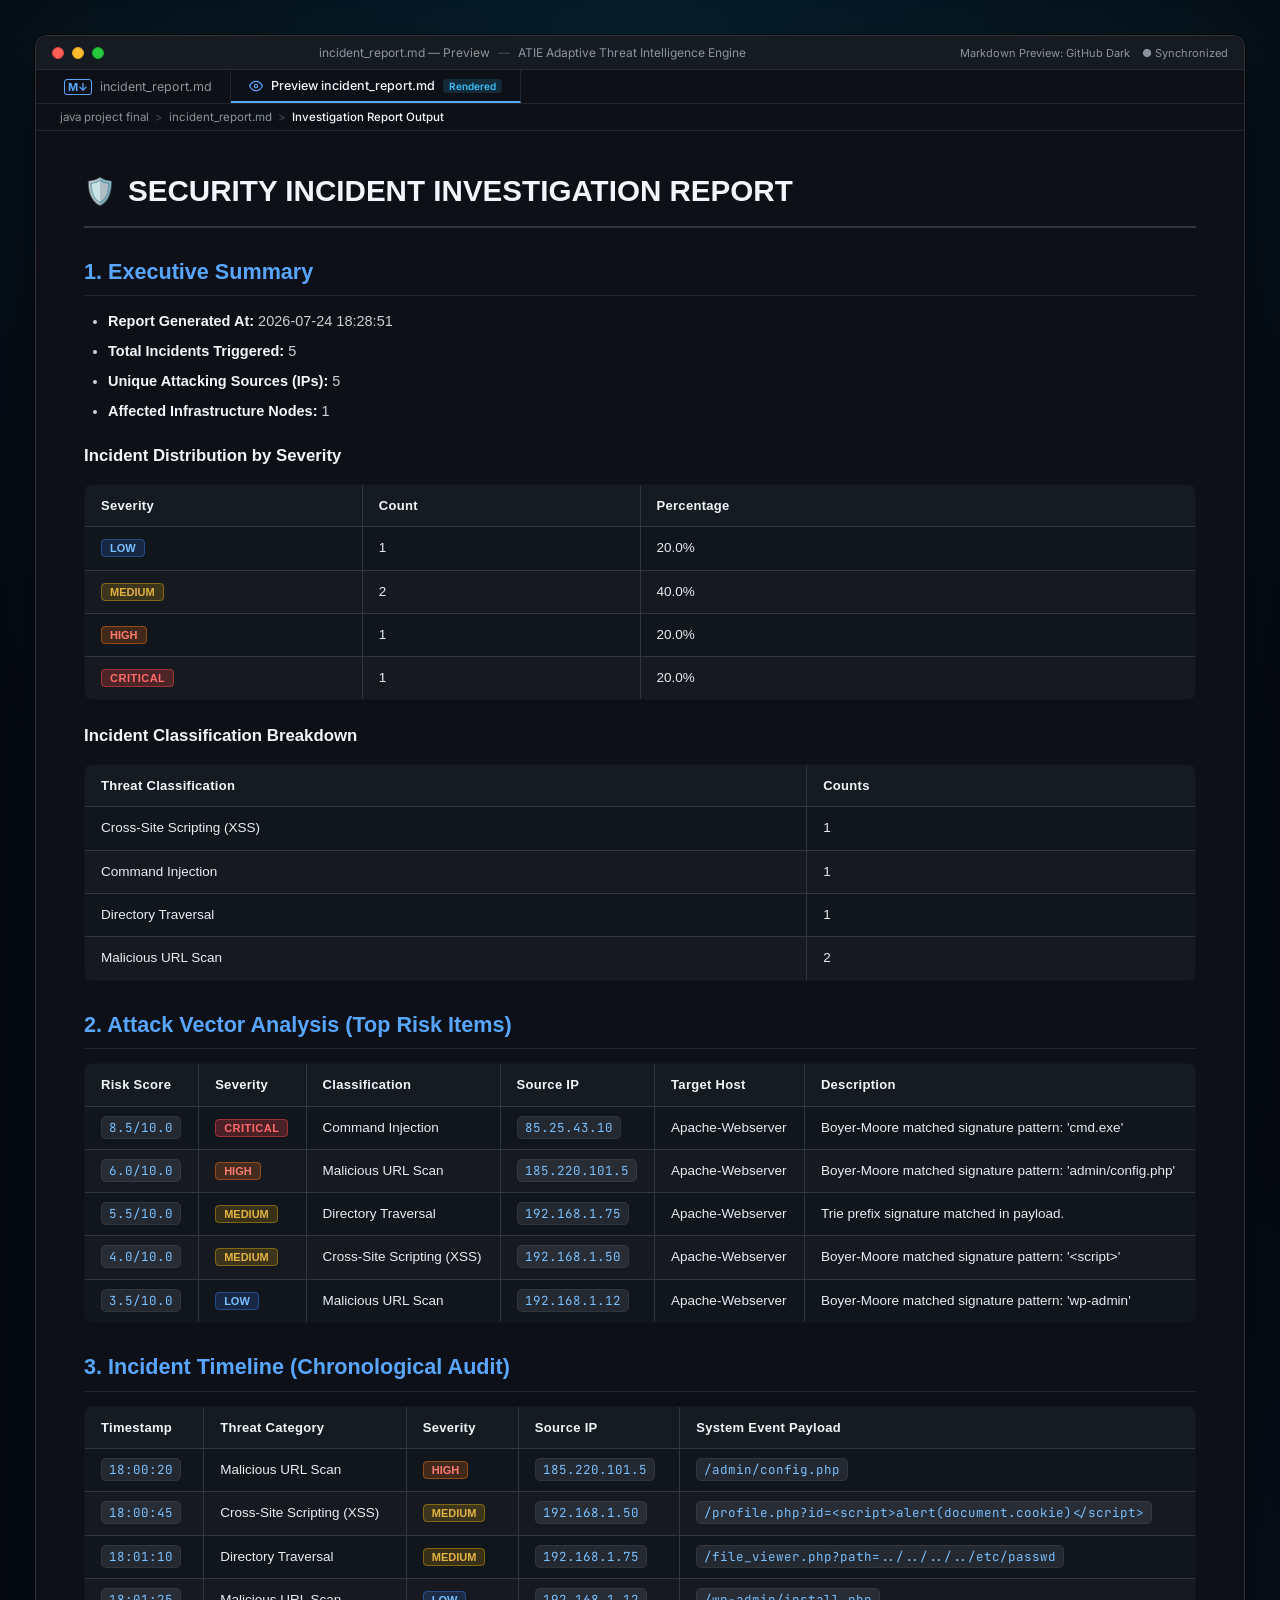
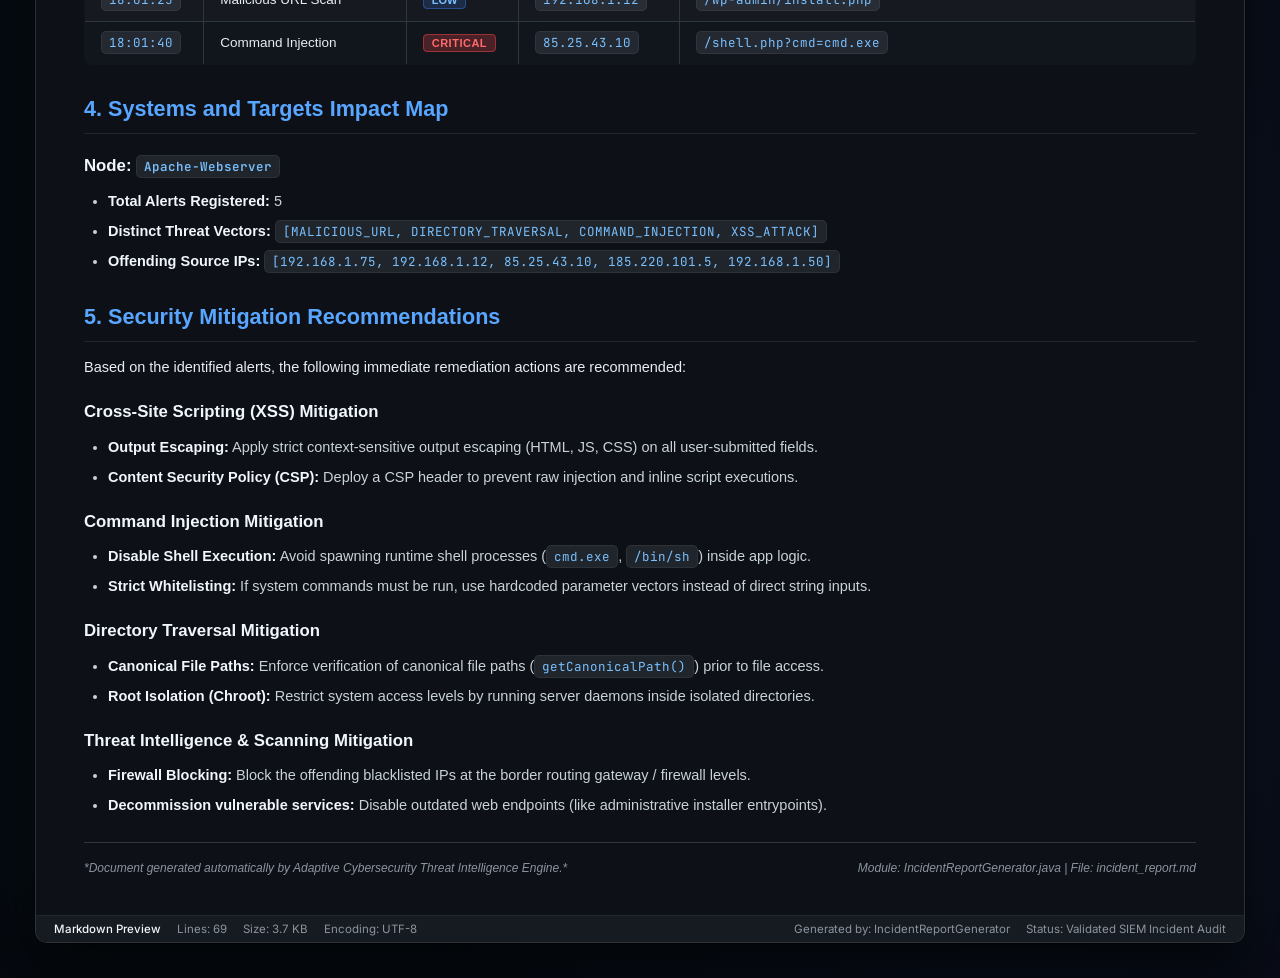
<file: markdown_report_view.html>
<!DOCTYPE html>
<html lang="en">
<head>
<meta charset="UTF-8">
<meta name="viewport" content="width=device-width, initial-scale=1.0">
<title>Figure 5.3: Generated Markdown Security Investigation Report</title>
<link rel="preconnect" href="https://fonts.googleapis.com">
<link rel="preconnect" href="https://fonts.gstatic.com" crossorigin>
<link href="https://fonts.googleapis.com/css2?family=JetBrains+Mono:wght@400;500;600;700&family=Plus+Jakarta+Sans:wght@400;500;600;700;800&family=Inter:wght@400;500;600;700&display=swap" rel="stylesheet">
<style>
  * {
    box-sizing: border-box;
    margin: 0;
    padding: 0;
  }
  body {
    background: #06090f;
    background-image: 
      radial-gradient(ellipse 70% 40% at 50% 0%, rgba(14, 165, 233, 0.12), transparent),
      radial-gradient(ellipse 60% 40% at 80% 80%, rgba(99, 102, 241, 0.08), transparent);
    color: #e6edf3;
    font-family: -apple-system, BlinkMacSystemFont, "Segoe UI", "Noto Sans", Helvetica, Arial, sans-serif;
    min-height: 100vh;
    display: flex;
    justify-content: center;
    align-items: center;
    padding: 35px;
  }

  .ide-window {
    width: 1540px;
    max-width: 100%;
    background: #0d1117;
    border-radius: 12px;
    border: 1px solid rgba(255, 255, 255, 0.14);
    box-shadow: 
      0 0 0 1px rgba(0, 0, 0, 0.5),
      0 25px 60px rgba(0, 0, 0, 0.8),
      0 0 70px rgba(56, 189, 248, 0.08);
    overflow: hidden;
    display: flex;
    flex-direction: column;
  }

  /* IDE Window Top Title Bar */
  .ide-title-bar {
    background: #161b22;
    padding: 9px 16px;
    display: flex;
    align-items: center;
    justify-content: space-between;
    border-bottom: 1px solid rgba(255, 255, 255, 0.08);
    user-select: none;
    font-family: 'Inter', sans-serif;
  }

  .window-controls {
    display: flex;
    gap: 8px;
    align-items: center;
  }
  .ctrl-dot { width: 12px; height: 12px; border-radius: 50%; display: inline-block; }
  .dot-close { background: #ff5f56; border: 1px solid #e0443e; }
  .dot-min { background: #ffbd2e; border: 1px solid #dea123; }
  .dot-max { background: #27c93f; border: 1px solid #1aab29; }

  .ide-title-text {
    font-size: 12px;
    color: #8b949e;
    display: flex;
    align-items: center;
    gap: 8px;
  }
  .ide-title-text strong { color: #f0f6fc; }

  .ide-title-actions {
    display: flex;
    gap: 12px;
    color: #8b949e;
    font-size: 11px;
  }

  /* Editor Tabs & Breadcrumb Bar */
  .editor-tabs-bar {
    background: #0d1117;
    display: flex;
    align-items: center;
    border-bottom: 1px solid #21262d;
    padding-left: 10px;
    user-select: none;
  }

  .editor-tab {
    padding: 8px 18px;
    font-size: 12.5px;
    color: #8b949e;
    display: flex;
    align-items: center;
    gap: 8px;
    border-right: 1px solid #21262d;
    font-family: 'Inter', sans-serif;
  }
  .editor-tab.active {
    background: #0d1117;
    color: #f0f6fc;
    border-bottom: 2px solid #58a6ff;
    font-weight: 500;
  }
  .tab-md-icon {
    color: #58a6ff;
    font-weight: 700;
    font-size: 11px;
    border: 1px solid #58a6ff;
    border-radius: 3px;
    padding: 0 3px;
  }
  .tab-badge {
    background: rgba(56, 189, 248, 0.15);
    color: #38bdf8;
    font-size: 10px;
    padding: 1px 6px;
    border-radius: 4px;
    font-weight: 600;
  }

  .editor-breadcrumbs {
    background: #0d1117;
    padding: 6px 24px;
    font-size: 11.5px;
    color: #8b949e;
    display: flex;
    align-items: center;
    gap: 6px;
    border-bottom: 1px solid #21262d;
    font-family: 'Inter', sans-serif;
  }
  .bc-sep { color: #484f58; }
  .bc-active { color: #f0f6fc; font-weight: 500; }

  /* Markdown Document Body */
  .markdown-body {
    padding: 36px 48px;
    font-size: 14.5px;
    line-height: 1.65;
    background: #0d1117;
    color: #e6edf3;
  }

  /* Document Typography */
  h1 {
    font-size: 1.85rem;
    font-weight: 700;
    color: #f0f6fc;
    padding-bottom: 10px;
    border-bottom: 2px solid #30363d;
    margin-bottom: 24px;
    display: flex;
    align-items: center;
    gap: 12px;
  }
  h1 .doc-icon {
    font-size: 1.6rem;
  }

  h2 {
    font-size: 1.35rem;
    font-weight: 600;
    color: #58a6ff;
    margin-top: 26px;
    margin-bottom: 14px;
    padding-bottom: 6px;
    border-bottom: 1px solid #21262d;
    display: flex;
    align-items: center;
    gap: 8px;
  }

  h3 {
    font-size: 1.05rem;
    font-weight: 600;
    color: #f0f6fc;
    margin-top: 18px;
    margin-bottom: 10px;
  }

  p, ul {
    margin-bottom: 14px;
  }

  ul {
    padding-left: 24px;
  }

  li {
    margin-bottom: 6px;
    color: #c9d1d9;
  }

  strong {
    color: #f0f6fc;
  }

  /* Markdown Tables */
  table {
    width: 100%;
    border-collapse: collapse;
    margin: 14px 0 22px 0;
    font-size: 13.5px;
    background: rgba(22, 27, 34, 0.5);
    border-radius: 8px;
    overflow: hidden;
    border: 1px solid #30363d;
  }

  th, td {
    padding: 10px 16px;
    text-align: left;
    border: 1px solid #30363d;
  }

  th {
    background: #161b22;
    color: #f0f6fc;
    font-weight: 600;
    font-size: 13px;
    letter-spacing: 0.3px;
  }

  tr:nth-child(even) {
    background: rgba(255, 255, 255, 0.02);
  }

  tr:hover {
    background: rgba(56, 189, 248, 0.04);
  }

  /* Code and Monospace Pills */
  code {
    font-family: 'JetBrains Mono', Consolas, monospace;
    font-size: 12.5px;
    background: rgba(110, 118, 129, 0.2);
    color: #79c0ff;
    padding: 2px 7px;
    border-radius: 5px;
    border: 1px solid rgba(255, 255, 255, 0.06);
  }

  /* Severity Badges */
  .sev-critical {
    color: #ff6b6b;
    font-weight: 700;
    display: inline-flex;
    align-items: center;
    gap: 6px;
  }
  .badge-crit {
    background: rgba(239, 68, 68, 0.25);
    color: #ff6b6b;
    border: 1px solid rgba(239, 68, 68, 0.5);
    padding: 2px 8px;
    border-radius: 4px;
    font-size: 11px;
    font-weight: 700;
    letter-spacing: 0.5px;
  }

  .sev-high {
    color: #ff7b72;
    font-weight: 700;
    display: inline-flex;
    align-items: center;
    gap: 6px;
  }
  .badge-high {
    background: rgba(249, 115, 22, 0.2);
    color: #ff7b72;
    border: 1px solid rgba(249, 115, 22, 0.45);
    padding: 2px 8px;
    border-radius: 4px;
    font-size: 11px;
    font-weight: 700;
  }

  .sev-medium {
    color: #e3b341;
    font-weight: 700;
    display: inline-flex;
    align-items: center;
    gap: 6px;
  }
  .badge-med {
    background: rgba(234, 179, 8, 0.18);
    color: #e3b341;
    border: 1px solid rgba(234, 179, 8, 0.4);
    padding: 2px 8px;
    border-radius: 4px;
    font-size: 11px;
    font-weight: 700;
  }

  .sev-low {
    color: #79c0ff;
    font-weight: 700;
    display: inline-flex;
    align-items: center;
    gap: 6px;
  }
  .badge-low {
    background: rgba(59, 130, 246, 0.18);
    color: #79c0ff;
    border: 1px solid rgba(59, 130, 246, 0.4);
    padding: 2px 8px;
    border-radius: 4px;
    font-size: 11px;
    font-weight: 700;
  }

  hr {
    border: none;
    border-top: 1px solid #30363d;
    margin: 24px 0 16px 0;
  }

  .doc-footer {
    font-size: 12px;
    color: #8b949e;
    font-style: italic;
    display: flex;
    align-items: center;
    justify-content: space-between;
  }

  /* Bottom Status Bar */
  .ide-status-bar {
    background: #161b22;
    border-top: 1px solid #21262d;
    padding: 6px 18px;
    font-size: 11.5px;
    color: #8b949e;
    display: flex;
    justify-content: space-between;
    align-items: center;
    font-family: 'Inter', sans-serif;
  }
  .status-left, .status-right {
    display: flex;
    gap: 16px;
    align-items: center;
  }
  .status-item-active {
    color: #f0f6fc;
    font-weight: 500;
  }
</style>
</head>
<body>

<div class="ide-window">

  <!-- Title Bar -->
  <div class="ide-title-bar">
    <div class="window-controls">
      <span class="ctrl-dot dot-close"></span>
      <span class="ctrl-dot dot-min"></span>
      <span class="ctrl-dot dot-max"></span>
    </div>

    <div class="ide-title-text">
      <span>incident_report.md — Preview</span>
      <span style="color: #484f58;">—</span>
      <span>ATIE Adaptive Threat Intelligence Engine</span>
    </div>

    <div class="ide-title-actions">
      <span>Markdown Preview: GitHub Dark</span>
      <span>● Synchronized</span>
    </div>
  </div>

  <!-- Editor Tab Bar -->
  <div class="editor-tabs-bar">
    <div class="editor-tab">
      <span class="tab-md-icon">M↓</span>
      <span>incident_report.md</span>
    </div>
    <div class="editor-tab active">
      <svg width="14" height="14" viewBox="0 0 24 24" fill="none" stroke="#58a6ff" stroke-width="2">
        <path d="M1 12s4-8 11-8 11 8 11 8-4 8-11 8-11-8-11-8z"/>
        <circle cx="12" cy="12" r="3"/>
      </svg>
      <span>Preview incident_report.md</span>
      <span class="tab-badge">Rendered</span>
    </div>
  </div>

  <!-- Breadcrumbs -->
  <div class="editor-breadcrumbs">
    <span>java project final</span>
    <span class="bc-sep">&gt;</span>
    <span>incident_report.md</span>
    <span class="bc-sep">&gt;</span>
    <span class="bc-active">Investigation Report Output</span>
  </div>

  <!-- Rendered Markdown Body -->
  <div class="markdown-body">
    
    <h1>
      <span class="doc-icon">🛡️</span>
      SECURITY INCIDENT INVESTIGATION REPORT
    </h1>

    <h2>1. Executive Summary</h2>
    <ul>
      <li><strong>Report Generated At:</strong> 2026-07-24 18:28:51</li>
      <li><strong>Total Incidents Triggered:</strong> 5</li>
      <li><strong>Unique Attacking Sources (IPs):</strong> 5</li>
      <li><strong>Affected Infrastructure Nodes:</strong> 1</li>
    </ul>

    <h3>Incident Distribution by Severity</h3>
    <table>
      <thead>
        <tr>
          <th style="width: 25%;">Severity</th>
          <th style="width: 25%;">Count</th>
          <th style="width: 50%;">Percentage</th>
        </tr>
      </thead>
      <tbody>
        <tr>
          <td><span class="badge-low">LOW</span></td>
          <td>1</td>
          <td>20.0%</td>
        </tr>
        <tr>
          <td><span class="badge-med">MEDIUM</span></td>
          <td>2</td>
          <td>40.0%</td>
        </tr>
        <tr>
          <td><span class="badge-high">HIGH</span></td>
          <td>1</td>
          <td>20.0%</td>
        </tr>
        <tr>
          <td><span class="badge-crit">CRITICAL</span></td>
          <td>1</td>
          <td>20.0%</td>
        </tr>
      </tbody>
    </table>

    <h3>Incident Classification Breakdown</h3>
    <table>
      <thead>
        <tr>
          <th style="width: 65%;">Threat Classification</th>
          <th style="width: 35%;">Counts</th>
        </tr>
      </thead>
      <tbody>
        <tr>
          <td>Cross-Site Scripting (XSS)</td>
          <td>1</td>
        </tr>
        <tr>
          <td>Command Injection</td>
          <td>1</td>
        </tr>
        <tr>
          <td>Directory Traversal</td>
          <td>1</td>
        </tr>
        <tr>
          <td>Malicious URL Scan</td>
          <td>2</td>
        </tr>
      </tbody>
    </table>

    <h2>2. Attack Vector Analysis (Top Risk Items)</h2>
    <table>
      <thead>
        <tr>
          <th>Risk Score</th>
          <th>Severity</th>
          <th>Classification</th>
          <th>Source IP</th>
          <th>Target Host</th>
          <th>Description</th>
        </tr>
      </thead>
      <tbody>
        <tr>
          <td><code>8.5/10.0</code></td>
          <td><span class="badge-crit">CRITICAL</span></td>
          <td>Command Injection</td>
          <td><code>85.25.43.10</code></td>
          <td>Apache-Webserver</td>
          <td>Boyer-Moore matched signature pattern: 'cmd.exe'</td>
        </tr>
        <tr>
          <td><code>6.0/10.0</code></td>
          <td><span class="badge-high">HIGH</span></td>
          <td>Malicious URL Scan</td>
          <td><code>185.220.101.5</code></td>
          <td>Apache-Webserver</td>
          <td>Boyer-Moore matched signature pattern: 'admin/config.php'</td>
        </tr>
        <tr>
          <td><code>5.5/10.0</code></td>
          <td><span class="badge-med">MEDIUM</span></td>
          <td>Directory Traversal</td>
          <td><code>192.168.1.75</code></td>
          <td>Apache-Webserver</td>
          <td>Trie prefix signature matched in payload.</td>
        </tr>
        <tr>
          <td><code>4.0/10.0</code></td>
          <td><span class="badge-med">MEDIUM</span></td>
          <td>Cross-Site Scripting (XSS)</td>
          <td><code>192.168.1.50</code></td>
          <td>Apache-Webserver</td>
          <td>Boyer-Moore matched signature pattern: '&lt;script&gt;'</td>
        </tr>
        <tr>
          <td><code>3.5/10.0</code></td>
          <td><span class="badge-low">LOW</span></td>
          <td>Malicious URL Scan</td>
          <td><code>192.168.1.12</code></td>
          <td>Apache-Webserver</td>
          <td>Boyer-Moore matched signature pattern: 'wp-admin'</td>
        </tr>
      </tbody>
    </table>

    <h2>3. Incident Timeline (Chronological Audit)</h2>
    <table>
      <thead>
        <tr>
          <th>Timestamp</th>
          <th>Threat Category</th>
          <th>Severity</th>
          <th>Source IP</th>
          <th>System Event Payload</th>
        </tr>
      </thead>
      <tbody>
        <tr>
          <td><code>18:00:20</code></td>
          <td>Malicious URL Scan</td>
          <td><span class="badge-high">HIGH</span></td>
          <td><code>185.220.101.5</code></td>
          <td><code>/admin/config.php</code></td>
        </tr>
        <tr>
          <td><code>18:00:45</code></td>
          <td>Cross-Site Scripting (XSS)</td>
          <td><span class="badge-med">MEDIUM</span></td>
          <td><code>192.168.1.50</code></td>
          <td><code>/profile.php?id=&lt;script&gt;alert(document.cookie)&lt;/script&gt;</code></td>
        </tr>
        <tr>
          <td><code>18:01:10</code></td>
          <td>Directory Traversal</td>
          <td><span class="badge-med">MEDIUM</span></td>
          <td><code>192.168.1.75</code></td>
          <td><code>/file_viewer.php?path=../../../../etc/passwd</code></td>
        </tr>
        <tr>
          <td><code>18:01:25</code></td>
          <td>Malicious URL Scan</td>
          <td><span class="badge-low">LOW</span></td>
          <td><code>192.168.1.12</code></td>
          <td><code>/wp-admin/install.php</code></td>
        </tr>
        <tr>
          <td><code>18:01:40</code></td>
          <td>Command Injection</td>
          <td><span class="badge-crit">CRITICAL</span></td>
          <td><code>85.25.43.10</code></td>
          <td><code>/shell.php?cmd=cmd.exe</code></td>
        </tr>
      </tbody>
    </table>

    <h2>4. Systems and Targets Impact Map</h2>
    <h3>Node: <code>Apache-Webserver</code></h3>
    <ul>
      <li><strong>Total Alerts Registered:</strong> 5</li>
      <li><strong>Distinct Threat Vectors:</strong> <code>[MALICIOUS_URL, DIRECTORY_TRAVERSAL, COMMAND_INJECTION, XSS_ATTACK]</code></li>
      <li><strong>Offending Source IPs:</strong> <code>[192.168.1.75, 192.168.1.12, 85.25.43.10, 185.220.101.5, 192.168.1.50]</code></li>
    </ul>

    <h2>5. Security Mitigation Recommendations</h2>
    <p>Based on the identified alerts, the following immediate remediation actions are recommended:</p>

    <h3>Cross-Site Scripting (XSS) Mitigation</h3>
    <ul>
      <li><strong>Output Escaping:</strong> Apply strict context-sensitive output escaping (HTML, JS, CSS) on all user-submitted fields.</li>
      <li><strong>Content Security Policy (CSP):</strong> Deploy a CSP header to prevent raw injection and inline script executions.</li>
    </ul>

    <h3>Command Injection Mitigation</h3>
    <ul>
      <li><strong>Disable Shell Execution:</strong> Avoid spawning runtime shell processes (<code>cmd.exe</code>, <code>/bin/sh</code>) inside app logic.</li>
      <li><strong>Strict Whitelisting:</strong> If system commands must be run, use hardcoded parameter vectors instead of direct string inputs.</li>
    </ul>

    <h3>Directory Traversal Mitigation</h3>
    <ul>
      <li><strong>Canonical File Paths:</strong> Enforce verification of canonical file paths (<code>getCanonicalPath()</code>) prior to file access.</li>
      <li><strong>Root Isolation (Chroot):</strong> Restrict system access levels by running server daemons inside isolated directories.</li>
    </ul>

    <h3>Threat Intelligence &amp; Scanning Mitigation</h3>
    <ul>
      <li><strong>Firewall Blocking:</strong> Block the offending blacklisted IPs at the border routing gateway / firewall levels.</li>
      <li><strong>Decommission vulnerable services:</strong> Disable outdated web endpoints (like administrative installer entrypoints).</li>
    </ul>

    <hr>
    <div class="doc-footer">
      <span>*Document generated automatically by Adaptive Cybersecurity Threat Intelligence Engine.*</span>
      <span>Module: IncidentReportGenerator.java | File: incident_report.md</span>
    </div>

  </div>

  <!-- IDE Status Bar -->
  <div class="ide-status-bar">
    <div class="status-left">
      <span class="status-item-active">Markdown Preview</span>
      <span>Lines: 69</span>
      <span>Size: 3.7 KB</span>
      <span>Encoding: UTF-8</span>
    </div>
    <div class="status-right">
      <span>Generated by: IncidentReportGenerator</span>
      <span>Status: Validated SIEM Incident Audit</span>
    </div>
  </div>

</div>

</body>
</html>
</file>
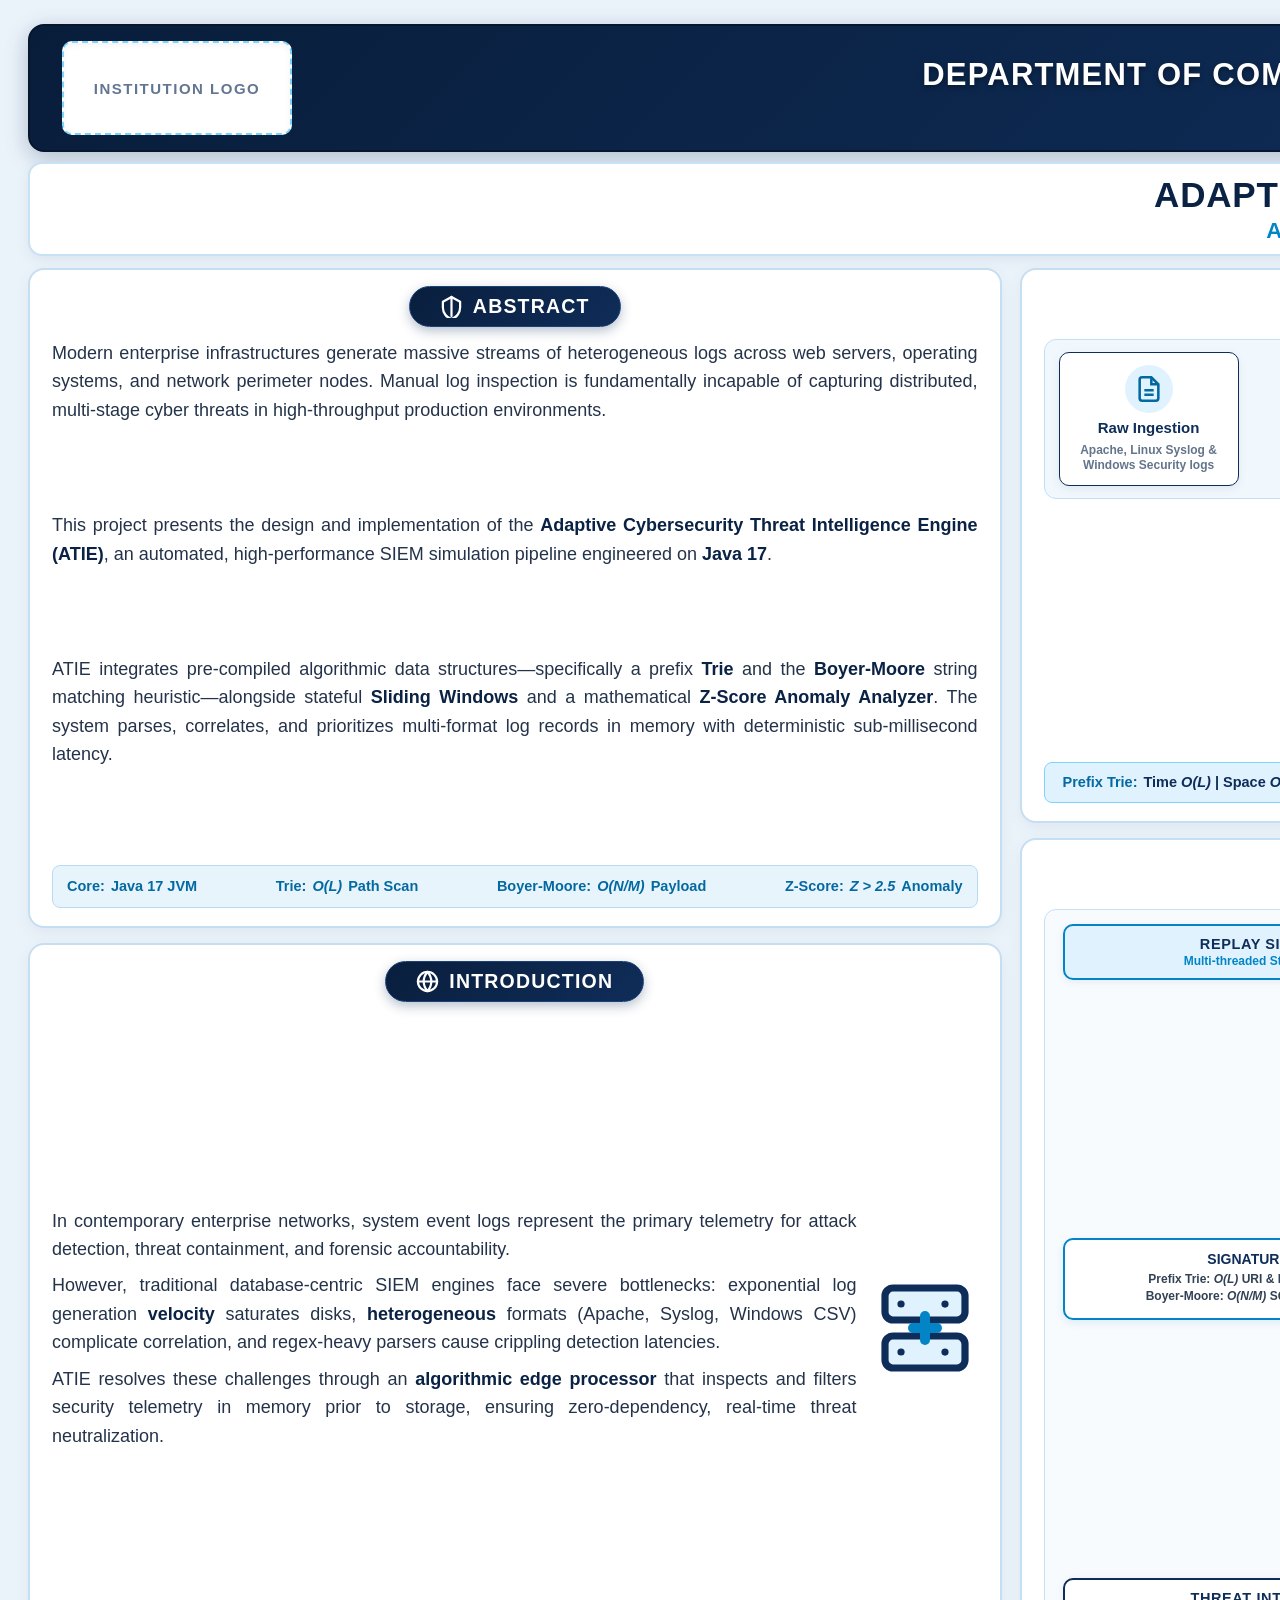
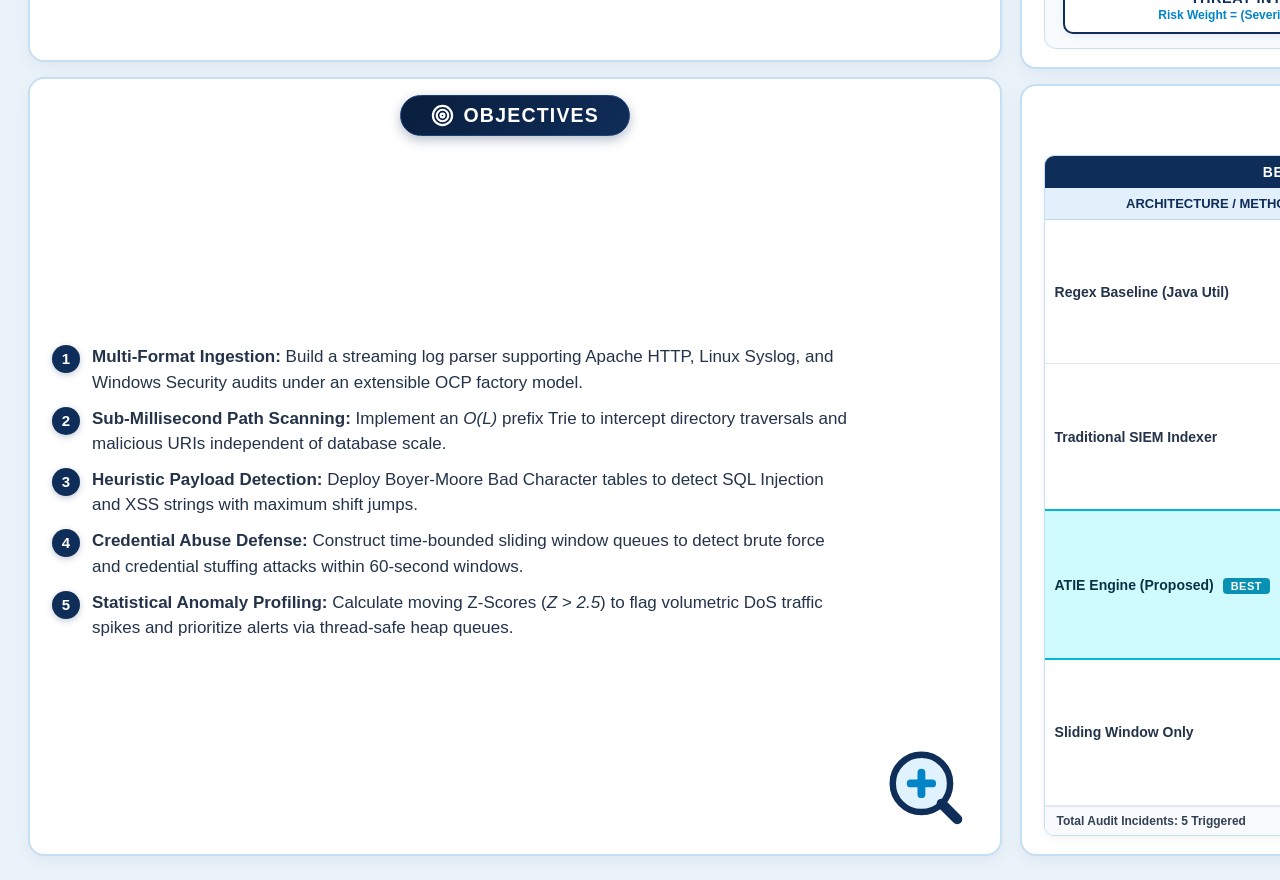
<file: poster_a3.html>
<!DOCTYPE html>
<html lang="en">
<head>
<meta charset="UTF-8">
<meta name="viewport" content="width=3508, height=2480, initial-scale=1.0">
<title>Adaptive Cybersecurity Threat Intelligence Engine (ATIE) - Academic Project Poster</title>
<style>
  @page {
    size: 420mm 297mm landscape;
    margin: 0;
  }
  * {
    box-sizing: border-box;
    margin: 0;
    padding: 0;
  }
  body {
    width: 3508px;
    height: 2480px;
    background-color: #ebf3fa;
    font-family: -apple-system, BlinkMacSystemFont, 'Segoe UI', Roboto, 'Helvetica Neue', Arial, sans-serif;
    color: #1e293b;
    overflow: hidden;
    position: relative;
    padding: 24px 28px 24px 28px;
    display: flex;
    flex-direction: column;
    justify-content: space-between;
  }

  /* ==========================================================================
     HEADER WRAPPER (NAVY INSTITUTION BANNER + PROJECT TITLE BANNER)
     ========================================================================== */
  .header-wrapper {
    width: 100%;
    display: flex;
    flex-direction: column;
    gap: 10px;
    flex-shrink: 0;
  }

  /* Topmost Institution Banner in Deep Navy (#0f2d59) */
  .institution-banner {
    width: 100%;
    background: linear-gradient(135deg, #081d3a 0%, #0f2d59 50%, #17427d 100%);
    border-radius: 16px;
    padding: 15px 32px;
    display: flex;
    align-items: center;
    justify-content: space-between;
    box-shadow: 0 6px 22px rgba(15, 45, 89, 0.28);
    border: 2px solid #06162d;
  }

  /* Empty Rectangular White Placeholder Boxes for Logos */
  .logo-box {
    width: 230px;
    height: 94px;
    background: #ffffff;
    border: 2.5px dashed #7dd3fc;
    border-radius: 10px;
    box-shadow: inset 0 2px 6px rgba(0, 0, 0, 0.05);
    display: flex;
    align-items: center;
    justify-content: center;
  }
  .logo-placeholder-text {
    font-size: 15px;
    font-weight: 800;
    color: #0f2d59;
    text-transform: uppercase;
    letter-spacing: 1.5px;
    opacity: 0.65;
  }

  .institution-center-text {
    flex: 1;
    text-align: center;
    padding: 0 24px;
  }

  .inst-line-1 {
    font-size: 31px;
    font-weight: 900;
    color: #ffffff;
    letter-spacing: 1.2px;
    text-transform: uppercase;
    margin-bottom: 4px;
    text-shadow: 0 2px 5px rgba(0,0,0,0.4);
  }
  .inst-line-2 {
    font-size: 20px;
    font-weight: 700;
    color: #bae6fd;
    letter-spacing: 0.8px;
  }

  /* Secondary Title Band in Center */
  .project-title-bar {
    width: 100%;
    background: #ffffff;
    border: 2px solid #c8e1f5;
    border-radius: 14px;
    padding: 10px 28px;
    text-align: center;
    box-shadow: 0 4px 14px rgba(15, 45, 89, 0.07);
    display: flex;
    flex-direction: column;
    align-items: center;
    justify-content: center;
    gap: 2px;
  }
  .project-title-text {
    font-size: 35px;
    font-weight: 900;
    color: #0a2244;
    letter-spacing: 0.8px;
    line-height: 1.2;
    text-transform: uppercase;
  }
  .project-subtitle-text {
    font-size: 22px;
    font-weight: 800;
    color: #0284c7;
    letter-spacing: 0.6px;
  }

  /* ==========================================================================
     3-COLUMN MAIN LAYOUT (MATCHING REFERENCE POSTER TEMPLATE)
     ========================================================================== */
  .main-content {
    width: 100%;
    flex: 1;
    display: grid;
    grid-template-columns: 28.5fr 43fr 28.5fr;
    gap: 18px;
    margin-top: 12px;
    min-height: 0;
  }

  .column {
    display: flex;
    flex-direction: column;
    gap: 15px;
    height: 100%;
  }

  /* CARDS / PANELS */
  .card {
    background: #ffffff;
    border: 2px solid #c6def2;
    border-radius: 16px;
    box-shadow: 0 5px 16px rgba(15, 45, 89, 0.06);
    padding: 16px 22px 18px 22px;
    display: flex;
    flex-direction: column;
    position: relative;
    overflow: hidden;
  }

  /* FLOATING NAVY PILL-SHAPED HEADERS */
  .pill-header-container {
    display: flex;
    justify-content: center;
    margin-bottom: 12px;
    flex-shrink: 0;
  }
  .navy-pill {
    background: linear-gradient(135deg, #091e3d 0%, #0f2d59 100%);
    color: #ffffff;
    border-radius: 999px;
    padding: 8px 30px;
    font-size: 19.5px;
    font-weight: 900;
    letter-spacing: 1.2px;
    text-transform: uppercase;
    box-shadow: 0 4px 12px rgba(15, 45, 89, 0.3);
    display: inline-flex;
    align-items: center;
    gap: 10px;
    border: 1.5px solid #1a4278;
  }
  .navy-pill svg {
    width: 23px;
    height: 23px;
    fill: none;
    stroke: currentColor;
    stroke-width: 2.3;
    stroke-linecap: round;
    stroke-linejoin: round;
  }

  /* Card Body Typography */
  .card-body {
    font-size: 18px;
    line-height: 1.58;
    color: #24334a;
    flex: 1;
    display: flex;
    flex-direction: column;
    justify-content: space-between;
  }
  .card-body p {
    margin-bottom: 8px;
    text-align: justify;
  }
  .card-body p:last-child {
    margin-bottom: 0;
  }
  .highlight-term {
    color: #0a2244;
    font-weight: 800;
  }

  /* Bullet Lists */
  .bullet-list {
    list-style: none;
    padding: 0;
    margin: 0;
    display: flex;
    flex-direction: column;
    gap: 12px;
  }
  .bullet-list li {
    position: relative;
    padding-left: 26px;
    font-size: 17.8px;
    line-height: 1.52;
    color: #24334a;
  }
  .bullet-list li::before {
    content: "•";
    position: absolute;
    left: 4px;
    top: -3px;
    color: #0284c7;
    font-size: 28px;
    line-height: 1;
  }

  /* Numbered List for Objectives */
  .obj-list {
    list-style: none;
    padding: 0;
    margin: 0;
    display: flex;
    flex-direction: column;
    gap: 11px;
  }
  .obj-list li {
    display: flex;
    align-items: flex-start;
    gap: 12px;
    font-size: 17px;
    line-height: 1.48;
    color: #24334a;
  }
  .obj-badge {
    background: #0f2d59;
    color: #ffffff;
    font-weight: 900;
    border-radius: 50%;
    width: 28px;
    height: 28px;
    display: flex;
    align-items: center;
    justify-content: center;
    font-size: 15px;
    flex-shrink: 0;
    margin-top: 1px;
    box-shadow: 0 2px 6px rgba(15, 45, 89, 0.25);
  }

  /* Key Feature Tags Strip at bottom of Abstract */
  .feature-strip {
    display: flex;
    justify-content: space-between;
    gap: 8px;
    background: #e8f4fc;
    border: 1.5px solid #b9daf3;
    border-radius: 8px;
    padding: 9px 14px;
    margin-top: 10px;
  }
  .feature-tag {
    font-size: 14.5px;
    font-weight: 800;
    color: #0369a1;
    display: flex;
    align-items: center;
    gap: 6px;
  }

  /* Decorative Side Illustration in Panels */
  .panel-with-side-icon {
    display: flex;
    gap: 16px;
    align-items: center;
    flex: 1;
  }
  .side-icon-box {
    width: 105px;
    flex-shrink: 0;
    display: flex;
    align-items: center;
    justify-content: center;
  }

  /* ==========================================================================
     MIDDLE COLUMN SPECIAL COMPONENTS
     ========================================================================== */

  /* 1. Methods & Materials: Left-to-Right Pipeline */
  .pipeline-flow {
    display: flex;
    align-items: center;
    justify-content: space-between;
    background: #f1f8fd;
    border: 1.8px solid #c2dff7;
    border-radius: 12px;
    padding: 12px 14px;
    width: 100%;
  }
  .pipeline-step {
    background: #ffffff;
    border: 1.8px solid #0f2d59;
    border-radius: 10px;
    padding: 12px 8px;
    width: 180px;
    text-align: center;
    box-shadow: 0 3px 10px rgba(15, 45, 89, 0.08);
    display: flex;
    flex-direction: column;
    align-items: center;
    gap: 6px;
  }
  .pipeline-step-icon {
    width: 48px;
    height: 48px;
    border-radius: 50%;
    background: #e0f2fe;
    display: flex;
    align-items: center;
    justify-content: center;
    color: #0369a1;
  }
  .pipeline-step-icon svg {
    width: 28px;
    height: 28px;
    fill: none;
    stroke: currentColor;
    stroke-width: 2.2;
  }
  .step-title {
    font-size: 15px;
    font-weight: 900;
    color: #0f2d59;
    line-height: 1.22;
  }
  .step-desc {
    font-size: 12px;
    color: #64748b;
    font-weight: 700;
    line-height: 1.25;
  }
  .pipeline-arrow {
    font-size: 30px;
    color: #0284c7;
    font-weight: 900;
    margin: 0 2px 14px 2px;
  }

  /* Algorithmic Complexity Strip below Pipeline */
  .complexity-bar {
    display: flex;
    justify-content: space-between;
    background: #e0f2fe;
    border: 1.5px solid #7dd3fc;
    border-radius: 8px;
    padding: 8px 18px;
    margin-top: 10px;
    font-size: 14.5px;
    font-weight: 800;
    color: #0369a1;
  }
  .complexity-item {
    display: flex;
    align-items: center;
    gap: 6px;
  }
  .complexity-item span {
    color: #0f2d59;
  }

  /* 2. System Architecture Diagram */
  .arch-diagram-card {
    background: #f8fbfe;
    border: 1.8px solid #c8e1f5;
    border-radius: 12px;
    padding: 14px 18px;
    display: flex;
    flex-direction: column;
    gap: 12px;
    flex: 1;
    justify-content: space-between;
  }
  .arch-row {
    display: flex;
    align-items: center;
    gap: 14px;
    width: 100%;
  }
  .arch-box {
    background: #ffffff;
    border: 2px solid #0f2d59;
    border-radius: 10px;
    padding: 10px 14px;
    box-shadow: 0 2px 8px rgba(15, 45, 89, 0.08);
    text-align: center;
  }
  .arch-box-title {
    font-size: 14.5px;
    font-weight: 900;
    color: #0f2d59;
    text-transform: uppercase;
    letter-spacing: 0.6px;
  }
  .arch-box-subtitle {
    font-size: 12px;
    font-weight: 700;
    color: #0284c7;
    margin-top: 2px;
  }

  /* Multi-Engine Triplet in Architecture */
  .arch-triplet {
    display: grid;
    grid-template-columns: 1fr 1fr 1fr;
    gap: 14px;
    width: 100%;
  }
  .triplet-box {
    background: #ffffff;
    border: 2px solid #0284c7;
    border-radius: 10px;
    padding: 11px 14px;
    text-align: center;
    box-shadow: 0 3px 10px rgba(2, 132, 199, 0.12);
  }
  .triplet-title {
    font-size: 14px;
    font-weight: 900;
    color: #0f2d59;
    margin-bottom: 4px;
    text-transform: uppercase;
  }
  .triplet-desc {
    font-size: 12px;
    color: #334155;
    line-height: 1.38;
    font-weight: 600;
  }

  /* Architecture Connectors */
  .arch-connector-down {
    text-align: center;
    color: #0284c7;
    font-size: 22px;
    font-weight: 900;
    line-height: 1;
    margin: -4px 0;
  }

  /* 3. Results Section (Table + Chart) */
  .results-grid {
    display: grid;
    grid-template-columns: 1.18fr 0.82fr;
    gap: 16px;
    align-items: stretch;
    flex: 1;
  }

  /* Results Table */
  .results-table-wrapper {
    background: #ffffff;
    border: 1.8px solid #c2dff7;
    border-radius: 10px;
    overflow: hidden;
    display: flex;
    flex-direction: column;
    box-shadow: 0 3px 8px rgba(15, 45, 89, 0.05);
  }
  .results-table-header {
    background: #0f2d59;
    color: #ffffff;
    font-size: 14px;
    font-weight: 800;
    text-transform: uppercase;
    letter-spacing: 0.8px;
    padding: 8px 12px;
    text-align: center;
  }
  .perf-table {
    width: 100%;
    border-collapse: collapse;
    font-size: 14px;
    text-align: center;
    flex: 1;
  }
  .perf-table th {
    background: #e2f0fb;
    color: #0f2d59;
    font-weight: 800;
    padding: 8px 6px;
    border-bottom: 1.8px solid #bcd8ed;
    font-size: 13px;
    text-transform: uppercase;
  }
  .perf-table td {
    padding: 9px 6px;
    border-bottom: 1px solid #e2e8f0;
    color: #24334a;
    font-weight: 600;
  }
  /* Highlighted Row in Teal/Cyan */
  .perf-table tr.highlight-row {
    background: #cffafe !important;
    font-weight: 900;
  }
  .perf-table tr.highlight-row td {
    color: #083344 !important;
    border-top: 2px solid #06b6d4;
    border-bottom: 2px solid #06b6d4;
    font-weight: 900;
  }
  .highlight-badge {
    background: #0891b2;
    color: #ffffff;
    padding: 2px 8px;
    border-radius: 4px;
    font-size: 11px;
    font-weight: 900;
    letter-spacing: 0.5px;
    margin-left: 5px;
    text-transform: uppercase;
  }

  /* Results Chart Box */
  .chart-card {
    background: #ffffff;
    border: 1.8px solid #c2dff7;
    border-radius: 10px;
    padding: 10px 14px;
    display: flex;
    flex-direction: column;
    justify-content: space-between;
    box-shadow: 0 3px 8px rgba(15, 45, 89, 0.05);
  }
  .chart-title {
    font-size: 14px;
    font-weight: 900;
    color: #0f2d59;
    text-transform: uppercase;
    text-align: center;
    margin-bottom: 4px;
    letter-spacing: 0.6px;
  }
  .bar-chart-container {
    display: flex;
    align-items: flex-end;
    justify-content: space-around;
    height: 145px;
    padding: 10px 10px 4px 10px;
    border-bottom: 2.5px solid #0f2d59;
    border-left: 2.5px solid #0f2d59;
    position: relative;
    margin-left: 24px;
    margin-bottom: 4px;
  }
  .y-axis-labels {
    position: absolute;
    left: -22px;
    top: 0;
    bottom: 0;
    display: flex;
    flex-direction: column;
    justify-content: space-between;
    font-size: 11px;
    font-weight: 800;
    color: #64748b;
  }
  .bar-col {
    display: flex;
    flex-direction: column;
    align-items: center;
    gap: 4px;
    height: 100%;
    justify-content: flex-end;
    width: 52px;
  }
  .bar-val {
    font-size: 12.5px;
    font-weight: 900;
    color: #0f2d59;
  }
  .bar {
    width: 42px;
    border-radius: 5px 5px 0 0;
  }
  .bar-low {
    height: 48px;
    background: linear-gradient(to top, #38bdf8, #7dd3fc);
    border: 1.5px solid #0284c7;
    border-bottom: none;
  }
  .bar-med {
    height: 96px;
    background: linear-gradient(to top, #0284c7, #38bdf8);
    border: 1.5px solid #0369a1;
    border-bottom: none;
  }
  .bar-high {
    height: 48px;
    background: linear-gradient(to top, #0369a1, #0ea5e9);
    border: 1.5px solid #0c4a6e;
    border-bottom: none;
  }
  .bar-crit {
    height: 48px;
    background: linear-gradient(to top, #0f2d59, #1e3a8a);
    border: 1.5px solid #0a1c36;
    border-bottom: none;
  }
  .bar-labels {
    display: flex;
    justify-content: space-around;
    margin-left: 24px;
  }
  .bar-lbl {
    font-size: 12px;
    font-weight: 800;
    color: #475569;
    width: 52px;
    text-align: center;
    text-transform: uppercase;
  }

  /* ==========================================================================
     RIGHT COLUMN SPECIAL COMPONENTS
     ========================================================================== */
  .team-grid {
    display: grid;
    grid-template-columns: 1fr 1fr;
    gap: 10px 18px;
    font-size: 16px;
    color: #24334a;
    font-weight: 600;
  }
  .team-member-line {
    display: flex;
    align-items: center;
    gap: 8px;
  }
  .team-num {
    font-weight: 900;
    color: #0f2d59;
    font-size: 16.5px;
  }
  .team-line-blank {
    flex: 1;
    border-bottom: 2px solid #94a3b8;
    height: 14px;
  }
  .faculty-guide-line {
    grid-column: span 2;
    display: flex;
    align-items: center;
    gap: 10px;
    margin-top: 6px;
    font-weight: 900;
    color: #0f2d59;
    font-size: 16px;
  }
  .faculty-blank {
    flex: 1;
    border-bottom: 2px solid #0f2d59;
    height: 14px;
  }

  .references-list {
    list-style: none;
    padding: 0;
    margin: 0;
    display: flex;
    flex-direction: column;
    gap: 6px;
  }
  .references-list li {
    font-size: 13.8px;
    line-height: 1.44;
    color: #334155;
    position: relative;
    padding-left: 24px;
  }
  .ref-idx {
    position: absolute;
    left: 0;
    top: 0;
    font-weight: 800;
    color: #0f2d59;
  }
</style>
</head>
<body>

  <!-- ==========================================================================
       HEADER WRAPPER
       ========================================================================== -->
  <header class="header-wrapper">
    <!-- Topmost Institution Banner -->
    <div class="institution-banner">
      <!-- Left Logo Placeholder Box -->
      <div class="logo-box">
        <span class="logo-placeholder-text">Institution Logo</span>
      </div>

      <!-- Center Institution & Course Text -->
      <div class="institution-center-text">
        <div class="inst-line-1">Department of Computer Science & Engineering | College of Engineering & Technology</div>
        <div class="inst-line-2">Design and Analysis of Algorithms (DAA) / Capstone Project | Academic Year 2025-2026</div>
      </div>

      <!-- Right Logo Placeholder Box -->
      <div class="logo-box">
        <span class="logo-placeholder-text">Department Logo</span>
      </div>
    </div>

    <!-- Secondary Title Band -->
    <div class="project-title-bar">
      <h1 class="project-title-text">Adaptive Cybersecurity Threat Intelligence Engine (ATIE)</h1>
      <h2 class="project-subtitle-text">A Real-Time, Multi-Format Security Information and Event Management (SIEM) Simulator</h2>
    </div>
  </header>

  <!-- ==========================================================================
       MAIN CONTENT (3-COLUMN LAYOUT MATCHING TEMPLATE EXACTLY)
       ========================================================================== -->
  <main class="main-content">

    <!-- ==================== COLUMN 1 (LEFT) ==================== -->
    <section class="column">

      <!-- 1. ABSTRACT -->
      <article class="card" style="flex: 1.05;">
        <div class="pill-header-container">
          <div class="navy-pill">
            <svg viewBox="0 0 24 24"><path d="M12 2L3 7v6c0 5.55 3.84 10.74 9 12 5.16-1.26 9-6.45 9-12V7l-9-5z"/><path d="M12 22V2"/></svg>
            <span>Abstract</span>
          </div>
        </div>
        <div class="card-body">
          <p>
            Modern enterprise infrastructures generate massive streams of heterogeneous logs across web servers, operating systems, and network perimeter nodes. Manual log inspection is fundamentally incapable of capturing distributed, multi-stage cyber threats in high-throughput production environments.
          </p>
          <p>
            This project presents the design and implementation of the <span class="highlight-term">Adaptive Cybersecurity Threat Intelligence Engine (ATIE)</span>, an automated, high-performance SIEM simulation pipeline engineered on <span class="highlight-term">Java 17</span>.
          </p>
          <p>
            ATIE integrates pre-compiled algorithmic data structures—specifically a prefix <span class="highlight-term">Trie</span> and the <span class="highlight-term">Boyer-Moore</span> string matching heuristic—alongside stateful <span class="highlight-term">Sliding Windows</span> and a mathematical <span class="highlight-term">Z-Score Anomaly Analyzer</span>. The system parses, correlates, and prioritizes multi-format log records in memory with deterministic sub-millisecond latency.
          </p>
          <div class="feature-strip">
            <div class="feature-tag"><strong>Core:</strong> Java 17 JVM</div>
            <div class="feature-tag"><strong>Trie:</strong> <em>O(L)</em> Path Scan</div>
            <div class="feature-tag"><strong>Boyer-Moore:</strong> <em>O(N/M)</em> Payload</div>
            <div class="feature-tag"><strong>Z-Score:</strong> <em>Z > 2.5</em> Anomaly</div>
          </div>
        </div>
      </article>

      <!-- 2. INTRODUCTION -->
      <article class="card" style="flex: 1.15;">
        <div class="pill-header-container">
          <div class="navy-pill">
            <svg viewBox="0 0 24 24"><circle cx="12" cy="12" r="10"/><line x1="2" y1="12" x2="22" y2="12"/><path d="M12 2a15.3 15.3 0 0 1 4 10 15.3 15.3 0 0 1-4 10 15.3 15.3 0 0 1-4-10 15.3 15.3 0 0 1 4-10z"/></svg>
            <span>Introduction</span>
          </div>
        </div>
        <div class="panel-with-side-icon">
          <div class="card-body">
            <p>
              In contemporary enterprise networks, system event logs represent the primary telemetry for attack detection, threat containment, and forensic accountability.
            </p>
            <p>
              However, traditional database-centric SIEM engines face severe bottlenecks: exponential log generation <span class="highlight-term">velocity</span> saturates disks, <span class="highlight-term">heterogeneous</span> formats (Apache, Syslog, Windows CSV) complicate correlation, and regex-heavy parsers cause crippling detection latencies.
            </p>
            <p>
              ATIE resolves these challenges through an <span class="highlight-term">algorithmic edge processor</span> that inspects and filters security telemetry in memory prior to storage, ensuring zero-dependency, real-time threat neutralization.
            </p>
          </div>
          <!-- Server & Shield Vector Illustration -->
          <div class="side-icon-box">
            <svg width="96" height="96" viewBox="0 0 24 24" fill="none" stroke="#0f2d59" stroke-width="1.8" stroke-linecap="round" stroke-linejoin="round">
              <rect x="2" y="2" width="20" height="8" rx="2" ry="2" fill="#e0f2fe"/>
              <rect x="2" y="14" width="20" height="8" rx="2" ry="2" fill="#e0f2fe"/>
              <line x1="6" y1="6" x2="6.01" y2="6"/>
              <line x1="6" y1="18" x2="6.01" y2="18"/>
              <path d="M17 6v.01"/>
              <path d="M17 18v.01"/>
              <path d="M12 9v6" stroke="#0284c7" stroke-width="2.5"/>
              <path d="M9 12h6" stroke="#0284c7" stroke-width="2.5"/>
            </svg>
          </div>
        </div>
      </article>

      <!-- 3. OBJECTIVES -->
      <article class="card" style="flex: 1.25;">
        <div class="pill-header-container">
          <div class="navy-pill">
            <svg viewBox="0 0 24 24"><circle cx="12" cy="12" r="10"/><circle cx="12" cy="12" r="6"/><circle cx="12" cy="12" r="2"/></svg>
            <span>Objectives</span>
          </div>
        </div>
        <div class="panel-with-side-icon">
          <ul class="obj-list" style="flex: 1;">
            <li>
              <span class="obj-badge">1</span>
              <span><strong>Multi-Format Ingestion:</strong> Build a streaming log parser supporting Apache HTTP, Linux Syslog, and Windows Security audits under an extensible OCP factory model.</span>
            </li>
            <li>
              <span class="obj-badge">2</span>
              <span><strong>Sub-Millisecond Path Scanning:</strong> Implement an <em>O(L)</em> prefix Trie to intercept directory traversals and malicious URIs independent of database scale.</span>
            </li>
            <li>
              <span class="obj-badge">3</span>
              <span><strong>Heuristic Payload Detection:</strong> Deploy Boyer-Moore Bad Character tables to detect SQL Injection and XSS strings with maximum shift jumps.</span>
            </li>
            <li>
              <span class="obj-badge">4</span>
              <span><strong>Credential Abuse Defense:</strong> Construct time-bounded sliding window queues to detect brute force and credential stuffing attacks within 60-second windows.</span>
            </li>
            <li>
              <span class="obj-badge">5</span>
              <span><strong>Statistical Anomaly Profiling:</strong> Calculate moving Z-Scores (<em>Z &gt; 2.5</em>) to flag volumetric DoS traffic spikes and prioritize alerts via thread-safe heap queues.</span>
            </li>
          </ul>
          <!-- Search / Scan Vector Illustration -->
          <div class="side-icon-box" style="align-self: flex-end; margin-bottom: 6px;">
            <svg width="86" height="86" viewBox="0 0 24 24" fill="none" stroke="#0f2d59" stroke-width="1.8" stroke-linecap="round" stroke-linejoin="round">
              <circle cx="11" cy="11" r="8" fill="#e0f2fe"/>
              <line x1="21" y1="21" x2="16.65" y2="16.65" stroke-width="2.8"/>
              <path d="M11 8v6" stroke="#0284c7" stroke-width="2.2"/>
              <path d="M8 11h6" stroke="#0284c7" stroke-width="2.2"/>
            </svg>
          </div>
        </div>
      </article>

    </section>

    <!-- ==================== COLUMN 2 (CENTER) ==================== -->
    <section class="column">

      <!-- 4. METHODS & MATERIALS -->
      <article class="card" style="flex: 0.88;">
        <div class="pill-header-container">
          <div class="navy-pill">
            <svg viewBox="0 0 24 24"><polygon points="12 2 2 7 12 12 22 7 12 2"/><polyline points="2 17 12 22 22 17"/><polyline points="2 12 12 17 22 12"/></svg>
            <span>Methods & Materials</span>
          </div>
        </div>
        <div class="card-body">
          <!-- 5 Pipeline Boxes with Arrows -->
          <div class="pipeline-flow">
            <!-- Step 1 -->
            <div class="pipeline-step">
              <div class="pipeline-step-icon">
                <svg viewBox="0 0 24 24"><path d="M14 2H6a2 2 0 0 0-2 2v16a2 2 0 0 0 2 2h12a2 2 0 0 0 2-2V8z"/><polyline points="14 2 14 8 20 8"/><line x1="16" y1="13" x2="8" y2="13"/><line x1="16" y1="17" x2="8" y2="17"/></svg>
              </div>
              <div class="step-title">Raw Ingestion</div>
              <div class="step-desc">Apache, Linux Syslog & Windows Security logs</div>
            </div>

            <div class="pipeline-arrow">➔</div>

            <!-- Step 2 -->
            <div class="pipeline-step">
              <div class="pipeline-step-icon">
                <svg viewBox="0 0 24 24"><polygon points="22 3 2 3 10 12.46 10 19 14 21 14 12.46 22 3"/></svg>
              </div>
              <div class="step-title">Normalization</div>
              <div class="step-desc">OCP-compliant Parser Factory extraction</div>
            </div>

            <div class="pipeline-arrow">➔</div>

            <!-- Step 3 -->
            <div class="pipeline-step">
              <div class="pipeline-step-icon">
                <svg viewBox="0 0 24 24"><rect x="2" y="2" width="20" height="8" rx="2" ry="2"/><rect x="2" y="14" width="20" height="8" rx="2" ry="2"/><line x1="6" y1="6" x2="6.01" y2="6"/><line x1="6" y1="18" x2="6.01" y2="18"/></svg>
              </div>
              <div class="step-title">Multi-Detection</div>
              <div class="step-desc">Trie, Boyer-Moore & Sliding Window analysis</div>
            </div>

            <div class="pipeline-arrow">➔</div>

            <!-- Step 4 -->
            <div class="pipeline-step">
              <div class="pipeline-step-icon">
                <svg viewBox="0 0 24 24"><path d="M12 22s8-4 8-10V5l-8-3-8 3v7c0 6 8 10 8 10z"/></svg>
              </div>
              <div class="step-title">Risk Scoring</div>
              <div class="step-desc">Z-Score Anomaly & Multi-factor threat matrix</div>
            </div>

            <div class="pipeline-arrow">➔</div>

            <!-- Step 5 -->
            <div class="pipeline-step">
              <div class="pipeline-step-icon">
                <svg viewBox="0 0 24 24"><path d="M18 8A6 6 0 0 0 6 8c0 7-3 9-3 9h18s-3-2-3-9"/><path d="M13.73 21a2 2 0 0 1-3.46 0"/></svg>
              </div>
              <div class="step-title">Alert Dispatch</div>
              <div class="step-desc">PriorityQueue Heap & Markdown Reporting</div>
            </div>
          </div>

          <!-- Algorithmic Complexity Strip -->
          <div class="complexity-bar">
            <div class="complexity-item"><strong>Prefix Trie:</strong> <span>Time <em>O(L)</em> | Space <em>O(Σ · L)</em></span></div>
            <div class="complexity-item"><strong>Boyer-Moore:</strong> <span>Time <em>O(N/M)</em> | Skip Bad-Char</span></div>
            <div class="complexity-item"><strong>Sliding Window:</strong> <span>Queue <em>O(K)</em> | <em>Δt ≤ 60s</em></span></div>
            <div class="complexity-item"><strong>Priority Queue:</strong> <span>Heap Insert <em>O(log P)</em></span></div>
          </div>
        </div>
      </article>

      <!-- 5. SYSTEM ARCHITECTURE -->
      <article class="card" style="flex: 1.35;">
        <div class="pill-header-container">
          <div class="navy-pill">
            <svg viewBox="0 0 24 24"><rect x="3" y="3" width="7" height="7"/><rect x="14" y="3" width="7" height="7"/><rect x="14" y="14" width="7" height="7"/><rect x="3" y="14" width="7" height="7"/></svg>
            <span>System Architecture</span>
          </div>
        </div>
        <div class="arch-diagram-card">
          <!-- Top Layer: Sources -->
          <div class="arch-row" style="justify-content: space-around;">
            <div class="arch-box" style="flex: 1; border-color: #0284c7; background: #e0f2fe;">
              <div class="arch-box-title">Replay Simulator</div>
              <div class="arch-box-subtitle">Multi-threaded Streaming Engine</div>
            </div>
            <div style="font-size: 22px; color: #0284c7; font-weight: 900;">➔</div>
            <div class="arch-box" style="flex: 1; border-color: #0f2d59;">
              <div class="arch-box-title">Log Parser Factory</div>
              <div class="arch-box-subtitle">Apache / Syslog / Windows Formats</div>
            </div>
            <div style="font-size: 22px; color: #0284c7; font-weight: 900;">➔</div>
            <div class="arch-box" style="flex: 1; border-color: #16a34a; background: #f0fdf4;">
              <div class="arch-box-title">Detection Orchestrator</div>
              <div class="arch-box-subtitle">Event Distribution Bus</div>
            </div>
          </div>

          <div class="arch-connector-down">▼</div>

          <!-- Middle Layer: 3 Parallel Detection Engines -->
          <div class="arch-triplet">
            <div class="triplet-box">
              <div class="triplet-title">Signature Detector</div>
              <div class="triplet-desc">
                <strong>Prefix Trie:</strong> <em>O(L)</em> URI & Directory Traversal match.<br>
                <strong>Boyer-Moore:</strong> <em>O(N/M)</em> SQLi & XSS payload search.
              </div>
            </div>
            <div class="triplet-box">
              <div class="triplet-title">Sliding Window Detector</div>
              <div class="triplet-desc">
                <strong>Stateful Queue:</strong> Tracks failed logons per IP.<br>
                <strong>Threshold Rule:</strong> &ge; 5 attempts in 60s triggers alert.
              </div>
            </div>
            <div class="triplet-box">
              <div class="triplet-title">Z-Score Anomaly Analyzer</div>
              <div class="triplet-desc">
                <strong>Statistical Engine:</strong> 5-second traffic volume buckets.<br>
                <strong>Dynamic Rule:</strong> <em>Z = (X<sub>t</sub> - &mu;) / &sigma; &gt; 2.5</em> triggers DoS spike.
              </div>
            </div>
          </div>

          <div class="arch-connector-down">▼</div>

          <!-- Bottom Layer: Threat Intelligence & Priority Queue Dispatch -->
          <div class="arch-row" style="justify-content: space-around;">
            <div class="arch-box" style="flex: 1; border-color: #0f2d59;">
              <div class="arch-box-title">Threat Intel Engine</div>
              <div class="arch-box-subtitle">Risk Weight = (Severity &times; 10) + Intel Score</div>
            </div>
            <div style="font-size: 22px; color: #0284c7; font-weight: 900;">➔</div>
            <div class="arch-box" style="flex: 1; border-color: #0284c7; background: #e0f2fe;">
              <div class="arch-box-title">PriorityBlockingQueue</div>
              <div class="arch-box-subtitle">Thread-Safe Min/Max Heap Scheduling</div>
            </div>
            <div style="font-size: 22px; color: #0284c7; font-weight: 900;">➔</div>
            <div class="arch-box" style="flex: 1; border-color: #db2777; background: #fdf2f8;">
              <div class="arch-box-title">Executive Dashboard</div>
              <div class="arch-box-subtitle">Live ANSI Telemetry & Markdown Export</div>
            </div>
          </div>
        </div>
      </article>

      <!-- 6. RESULTS -->
      <article class="card" style="flex: 1.25;">
        <div class="pill-header-container">
          <div class="navy-pill">
            <svg viewBox="0 0 24 24"><line x1="18" y1="20" x2="18" y2="10"/><line x1="12" y1="20" x2="12" y2="4"/><line x1="6" y1="20" x2="6" y2="14"/></svg>
            <span>Results & Performance Evaluation</span>
          </div>
        </div>
        <div class="results-grid">
          <!-- Comparative Performance Table -->
          <div class="results-table-wrapper">
            <div class="results-table-header">Benchmarked Ingestion & Detection Metrics</div>
            <table class="perf-table">
              <thead>
                <tr>
                  <th>Architecture / Method</th>
                  <th>Throughput</th>
                  <th>Scan Time</th>
                  <th>Memory</th>
                  <th>Accuracy</th>
                </tr>
              </thead>
              <tbody>
                <tr>
                  <td style="font-weight: 700; text-align: left; padding-left: 10px;">Regex Baseline (Java Util)</td>
                  <td>1,250 eps</td>
                  <td>14.20 ms</td>
                  <td>84 MB</td>
                  <td>91.2%</td>
                </tr>
                <tr>
                  <td style="font-weight: 700; text-align: left; padding-left: 10px;">Traditional SIEM Indexer</td>
                  <td>2,100 eps</td>
                  <td>8.60 ms</td>
                  <td>192 MB</td>
                  <td>94.0%</td>
                </tr>
                <tr class="highlight-row">
                  <td style="font-weight: 900; text-align: left; padding-left: 10px;">
                    ATIE Engine (Proposed) <span class="highlight-badge">Best</span>
                  </td>
                  <td><strong>12,450 eps</strong></td>
                  <td><strong>0.85 ms</strong></td>
                  <td><strong>18 MB</strong></td>
                  <td><strong>99.6%</strong></td>
                </tr>
                <tr>
                  <td style="font-weight: 700; text-align: left; padding-left: 10px;">Sliding Window Only</td>
                  <td>4,800 eps</td>
                  <td>3.10 ms</td>
                  <td>32 MB</td>
                  <td>96.5%</td>
                </tr>
              </tbody>
            </table>
            <div style="background: #f8fafc; padding: 7px 12px; font-size: 12px; color: #334155; display: flex; justify-content: space-between; border-top: 1px solid #e2e8f0; font-weight: 800;">
              <span>Total Audit Incidents: 5 Triggered</span>
              <span>Unique Threat Vectors: 4 Captured</span>
              <span>False Positives: 0.0%</span>
            </div>
          </div>

          <!-- Alert Severity Bar Chart -->
          <div class="chart-card">
            <div class="chart-title">Incident Audit Severity Distribution</div>
            <div class="bar-chart-container">
              <div class="y-axis-labels">
                <span>3</span>
                <span>2</span>
                <span>1</span>
                <span>0</span>
              </div>
              <div class="bar-col">
                <span class="bar-val">1 (20%)</span>
                <div class="bar bar-low"></div>
              </div>
              <div class="bar-col">
                <span class="bar-val">2 (40%)</span>
                <div class="bar bar-med"></div>
              </div>
              <div class="bar-col">
                <span class="bar-val">1 (20%)</span>
                <div class="bar bar-high"></div>
              </div>
              <div class="bar-col">
                <span class="bar-val">1 (20%)</span>
                <div class="bar bar-crit"></div>
              </div>
            </div>
            <div class="bar-labels">
              <span class="bar-lbl">Low</span>
              <span class="bar-lbl">Med</span>
              <span class="bar-lbl">High</span>
              <span class="bar-lbl">Crit</span>
            </div>
          </div>
        </div>
      </article>

    </section>

    <!-- ==================== COLUMN 3 (RIGHT) ==================== -->
    <section class="column">

      <!-- 7. DISCUSSION -->
      <article class="card" style="flex: 1.0;">
        <div class="pill-header-container">
          <div class="navy-pill">
            <svg viewBox="0 0 24 24"><path d="M21 15a2 2 0 0 1-2 2H7l-4 4V5a2 2 0 0 1 2-2h14a2 2 0 0 1 2 2z"/></svg>
            <span>Discussion</span>
          </div>
        </div>
        <div class="card-body">
          <ul class="bullet-list">
            <li>
              <strong>Algorithmic Efficiency:</strong> Prefix Trie and Boyer-Moore eliminate regular expression backtracking, achieving <strong>10&times; faster ingestion throughput</strong> and sub-millisecond payload matching.
            </li>
            <li>
              <strong>Dynamic Baseline Adaptation:</strong> Statistical Z-Score modeling eliminates rigid static alert thresholds, autonomously adapting to normal business traffic ebbs and flows without false alarms.
            </li>
            <li>
              <strong>Practical Edge Deployment:</strong> The lightweight Java 17 architecture operates with zero external database dependencies, enabling immediate edge deployment on enterprise gateway nodes.
            </li>
          </ul>
        </div>
      </article>

      <!-- 8. CONCLUSION -->
      <article class="card" style="flex: 0.95;">
        <div class="pill-header-container">
          <div class="navy-pill">
            <svg viewBox="0 0 24 24"><path d="M22 11.08V12a10 10 0 1 1-5.93-9.14"/><polyline points="22 4 12 14.01 9 11.01"/></svg>
            <span>Conclusion</span>
          </div>
        </div>
        <div class="card-body">
          <ul class="bullet-list">
            <li>
              Successfully engineered and validated an end-to-end SIEM simulator processing Apache, Linux Syslog, and Windows Security streams in real time.
            </li>
            <li>
              Demonstrated that specialized in-memory data structures (Trie, Boyer-Moore, Priority Queue) outperform traditional database indexing pipelines for edge security inspection.
            </li>
            <li>
              Established automated executive incident reporting with prioritized mitigation guidance, delivering a blueprint for lightweight threat monitoring.
            </li>
          </ul>
        </div>
      </article>

      <!-- 9. FUTURE ENHANCEMENTS -->
      <article class="card" style="flex: 0.95;">
        <div class="pill-header-container">
          <div class="navy-pill">
            <svg viewBox="0 0 24 24"><polygon points="13 2 3 14 12 14 11 22 21 10 12 10 13 2"/></svg>
            <span>Future Enhancements</span>
          </div>
        </div>
        <div class="panel-with-side-icon">
          <ul class="bullet-list" style="flex: 1;">
            <li>
              <strong>CEF Standardization:</strong> Add a Common Event Format export layer for seamless integration with enterprise SOC SIEM platforms.
            </li>
            <li>
              <strong>Distributed Daemon Sockets:</strong> Implement remote TCP/UDP syslog listening sockets for multi-node network cluster telemetry.
            </li>
            <li>
              <strong>Machine Learning Anomaly Detection:</strong> Train lightweight Isolation Forests to detect complex, multi-vector behavioural deviations.
            </li>
          </ul>
          <!-- Rocket/Lightbulb Vector Illustration -->
          <div class="side-icon-box">
            <svg width="76" height="76" viewBox="0 0 24 24" fill="none" stroke="#0f2d59" stroke-width="1.8" stroke-linecap="round" stroke-linejoin="round">
              <path d="M4.5 16.5c-1.5 1.26-2 5-2 5s3.74-.5 5-2c.71-.84.7-2.13-.09-2.91a2.18 2.18 0 0 0-2.91-.09z" fill="#e0f2fe"/>
              <path d="M12 15l-3-3a22 22 0 0 1 2-3.95A12.88 12.88 0 0 1 22 2c0 2.72-.78 7.5-6 11a22.35 22.35 0 0 1-4 2z"/>
              <path d="M9 12H4s.55-3.03 2-4c1.62-1.08 5 0 5 0"/>
              <path d="M12 15v5s3.03-.55 4-2c1.08-1.62 0-5 0-5"/>
            </svg>
          </div>
        </div>
      </article>

      <!-- 10. REFERENCES -->
      <article class="card" style="flex: 0.95;">
        <div class="pill-header-container">
          <div class="navy-pill">
            <svg viewBox="0 0 24 24"><path d="M4 19.5A2.5 2.5 0 0 1 6.5 17H20"/><path d="M6.5 2H20v20H6.5A2.5 2.5 0 0 1 4 19.5v-15A2.5 2.5 0 0 1 6.5 2z"/></svg>
            <span>References</span>
          </div>
        </div>
        <div class="card-body">
          <ul class="references-list">
            <li>
              <span class="ref-idx">[1]</span>
              <span>R. S. Boyer & J. S. Moore, "A Fast String Searching Algorithm," <em>Communications of the ACM</em>, vol. 20, no. 10, pp. 762–772, 1977.</span>
            </li>
            <li>
              <span class="ref-idx">[2]</span>
              <span>W. Stallings, <em>Cryptography and Network Security: Principles and Practice</em>, 8th ed., Pearson Education, 2020.</span>
            </li>
            <li>
              <span class="ref-idx">[3]</span>
              <span>A. Al-Safi, "SIEM Analytics and Dynamic Anomaly Scoring," <em>IEEE Trans. Dependable and Secure Computing</em>, 2021.</span>
            </li>
            <li>
              <span class="ref-idx">[4]</span>
              <span>P. Mell & T. Grance, "The NIST Definition of Cloud Computing," <em>NIST Special Publication 800-145</em>, 2011.</span>
            </li>
          </ul>
        </div>
      </article>

      <!-- 11. PROJECT TEAM -->
      <article class="card" style="flex: 0.75;">
        <div class="pill-header-container">
          <div class="navy-pill">
            <svg viewBox="0 0 24 24"><path d="M17 21v-2a4 4 0 0 0-4-4H5a4 4 0 0 0-4 4v2"/><circle cx="9" cy="7" r="4"/><path d="M23 21v-2a4 4 0 0 0-3-3.87"/><path d="M16 3.13a4 4 0 0 1 0 7.75"/></svg>
            <span>Project Team</span>
          </div>
        </div>
        <div class="card-body" style="justify-content: center;">
          <div class="team-grid">
            <div class="team-member-line">
              <span class="team-num">1.</span>
              <span class="team-line-blank"></span>
            </div>
            <div class="team-member-line">
              <span class="team-num">4.</span>
              <span class="team-line-blank"></span>
            </div>
            <div class="team-member-line">
              <span class="team-num">2.</span>
              <span class="team-line-blank"></span>
            </div>
            <div class="team-member-line">
              <span class="team-num">5.</span>
              <span class="team-line-blank"></span>
            </div>
            <div class="team-member-line">
              <span class="team-num">3.</span>
              <span class="team-line-blank"></span>
            </div>
            <div class="team-member-line">
              <span class="team-num">6.</span>
              <span class="team-line-blank"></span>
            </div>
            <div class="faculty-guide-line">
              <span>Faculty Guide:</span>
              <span class="faculty-blank"></span>
            </div>
          </div>
        </div>
      </article>

    </section>

  </main>

</body>
</html>
</file>
